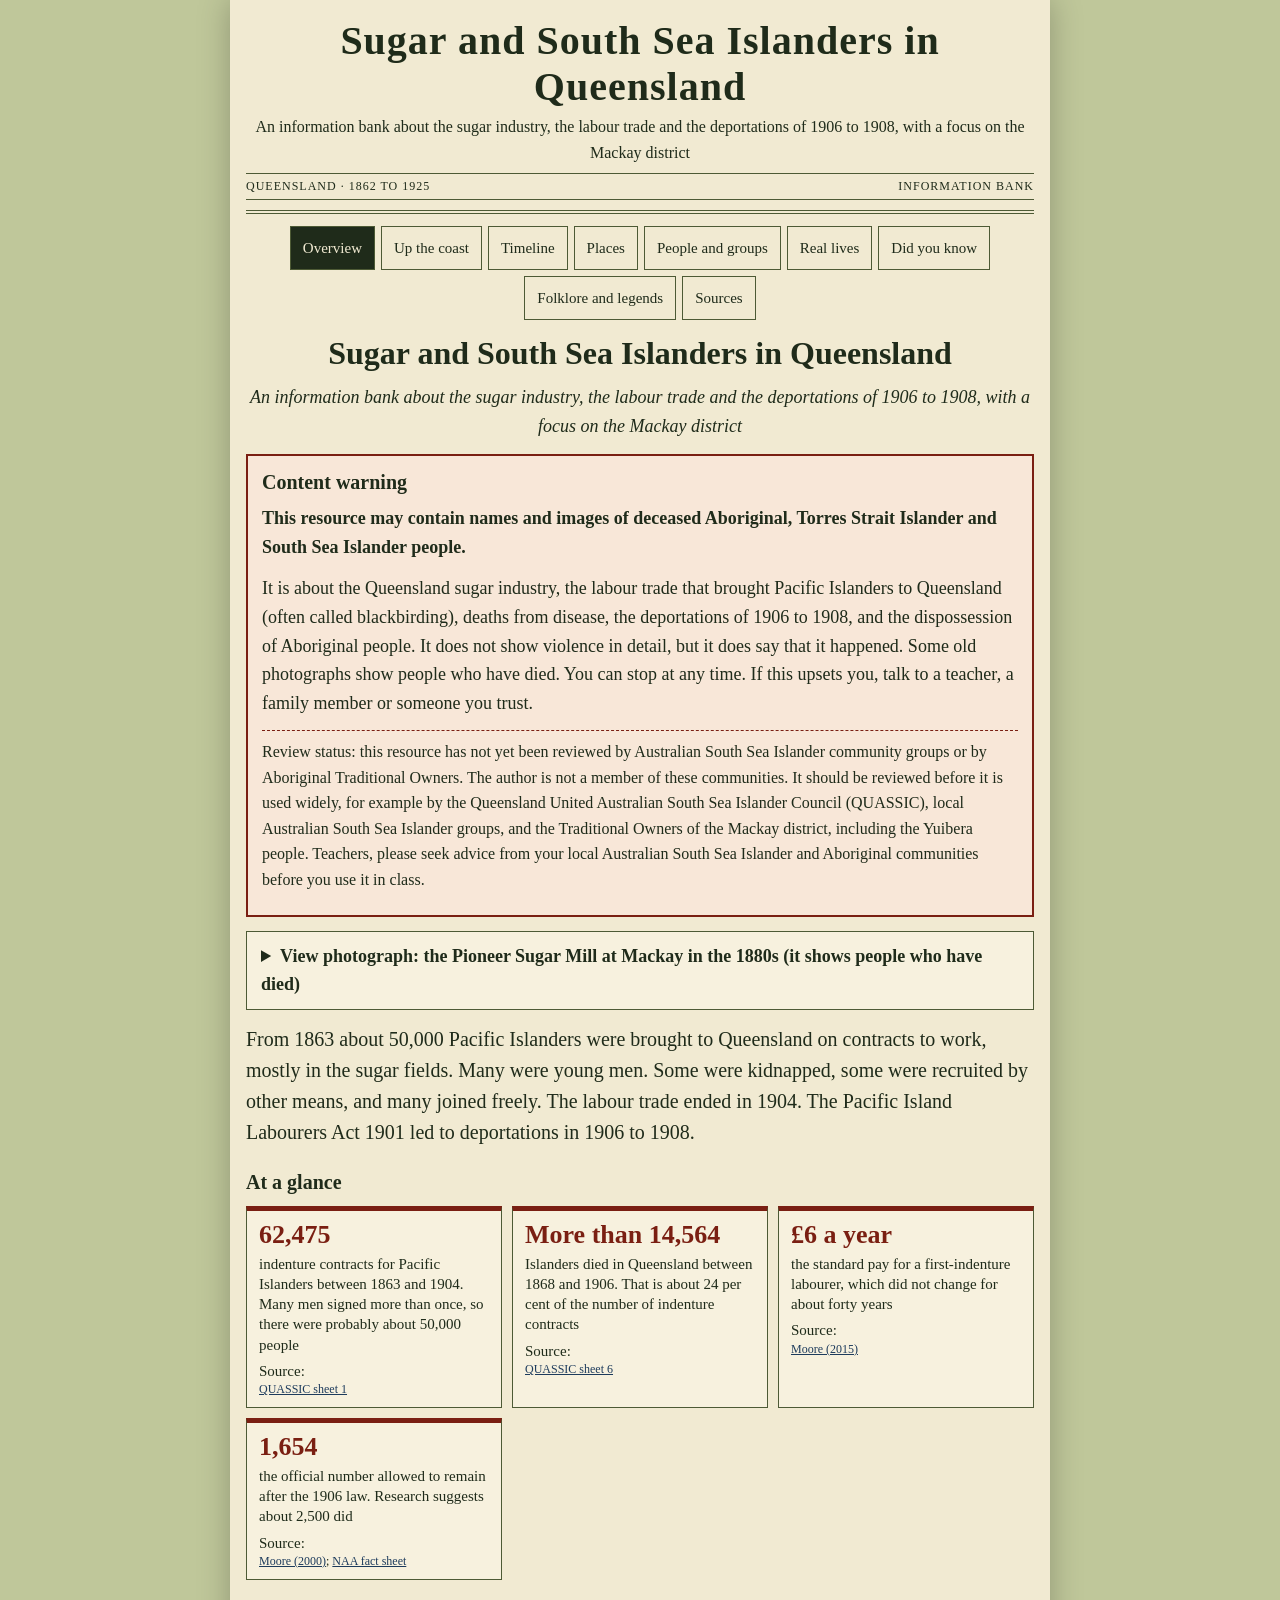
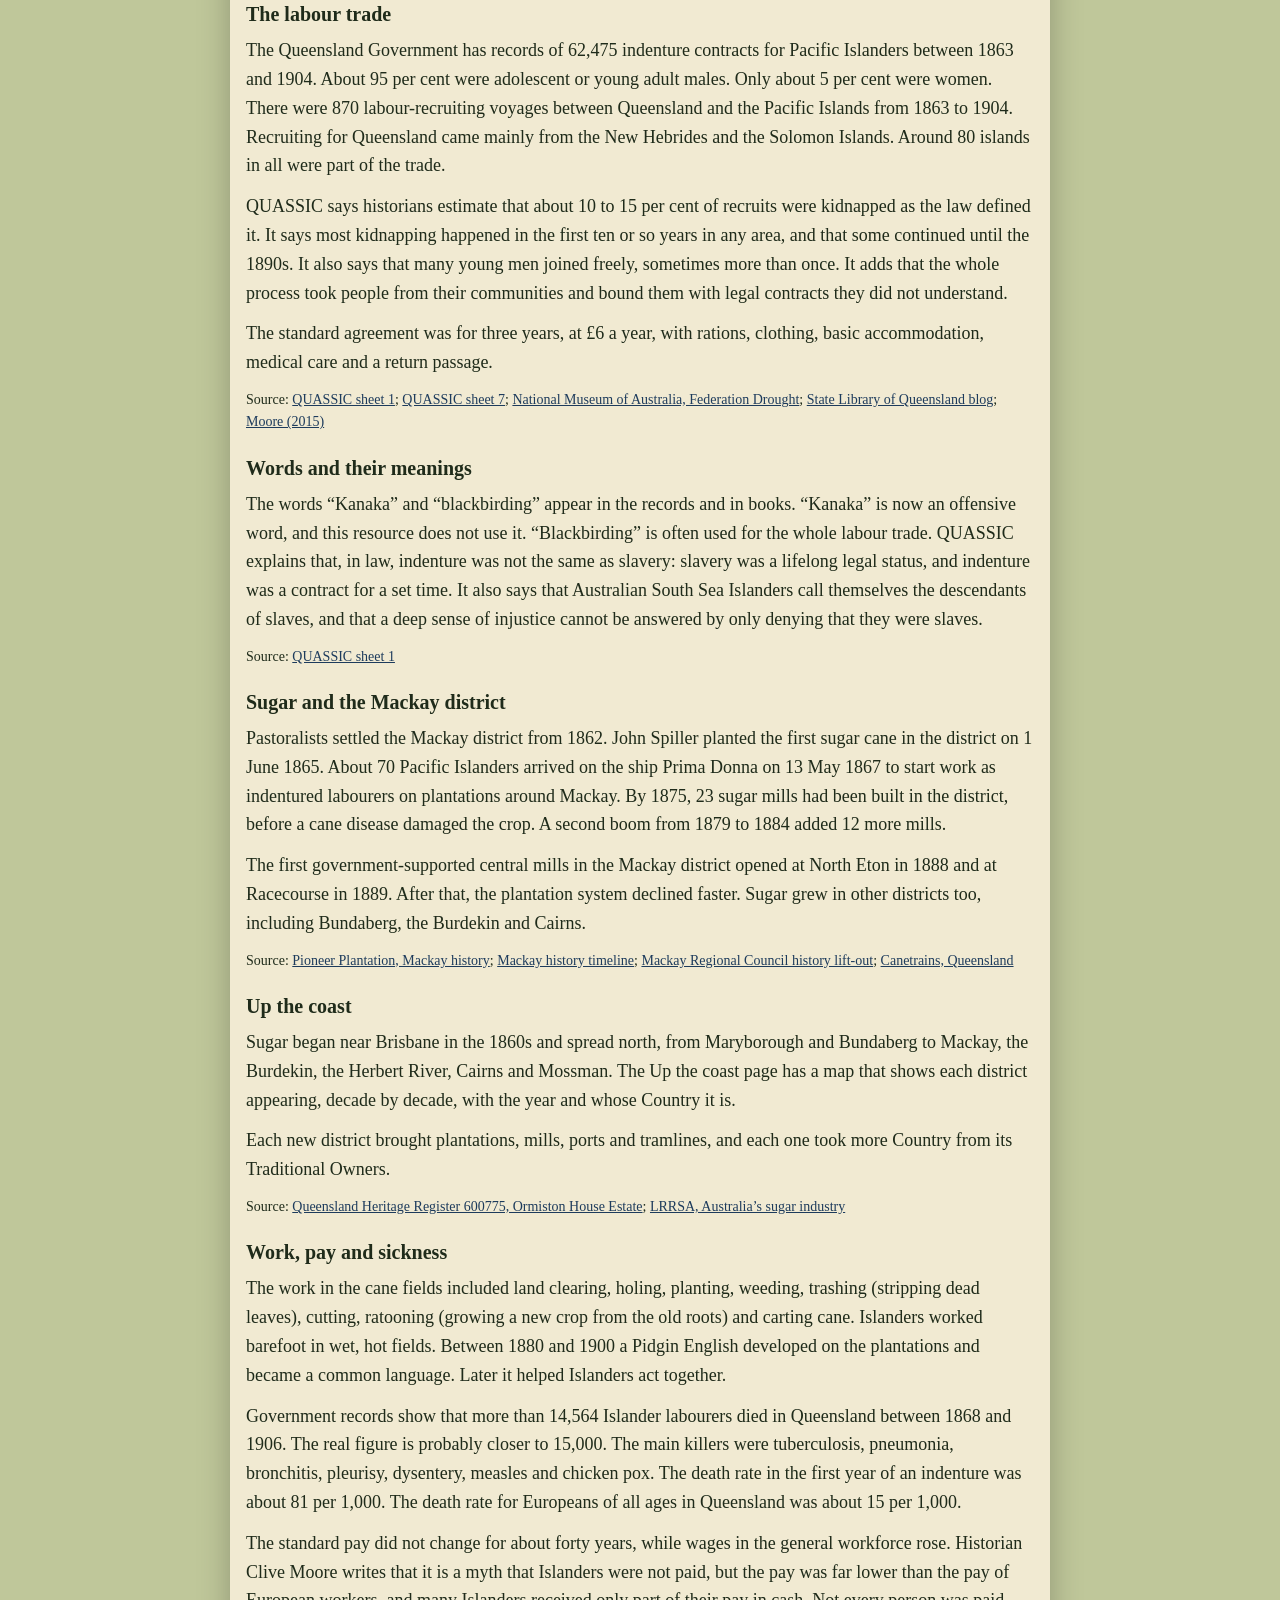
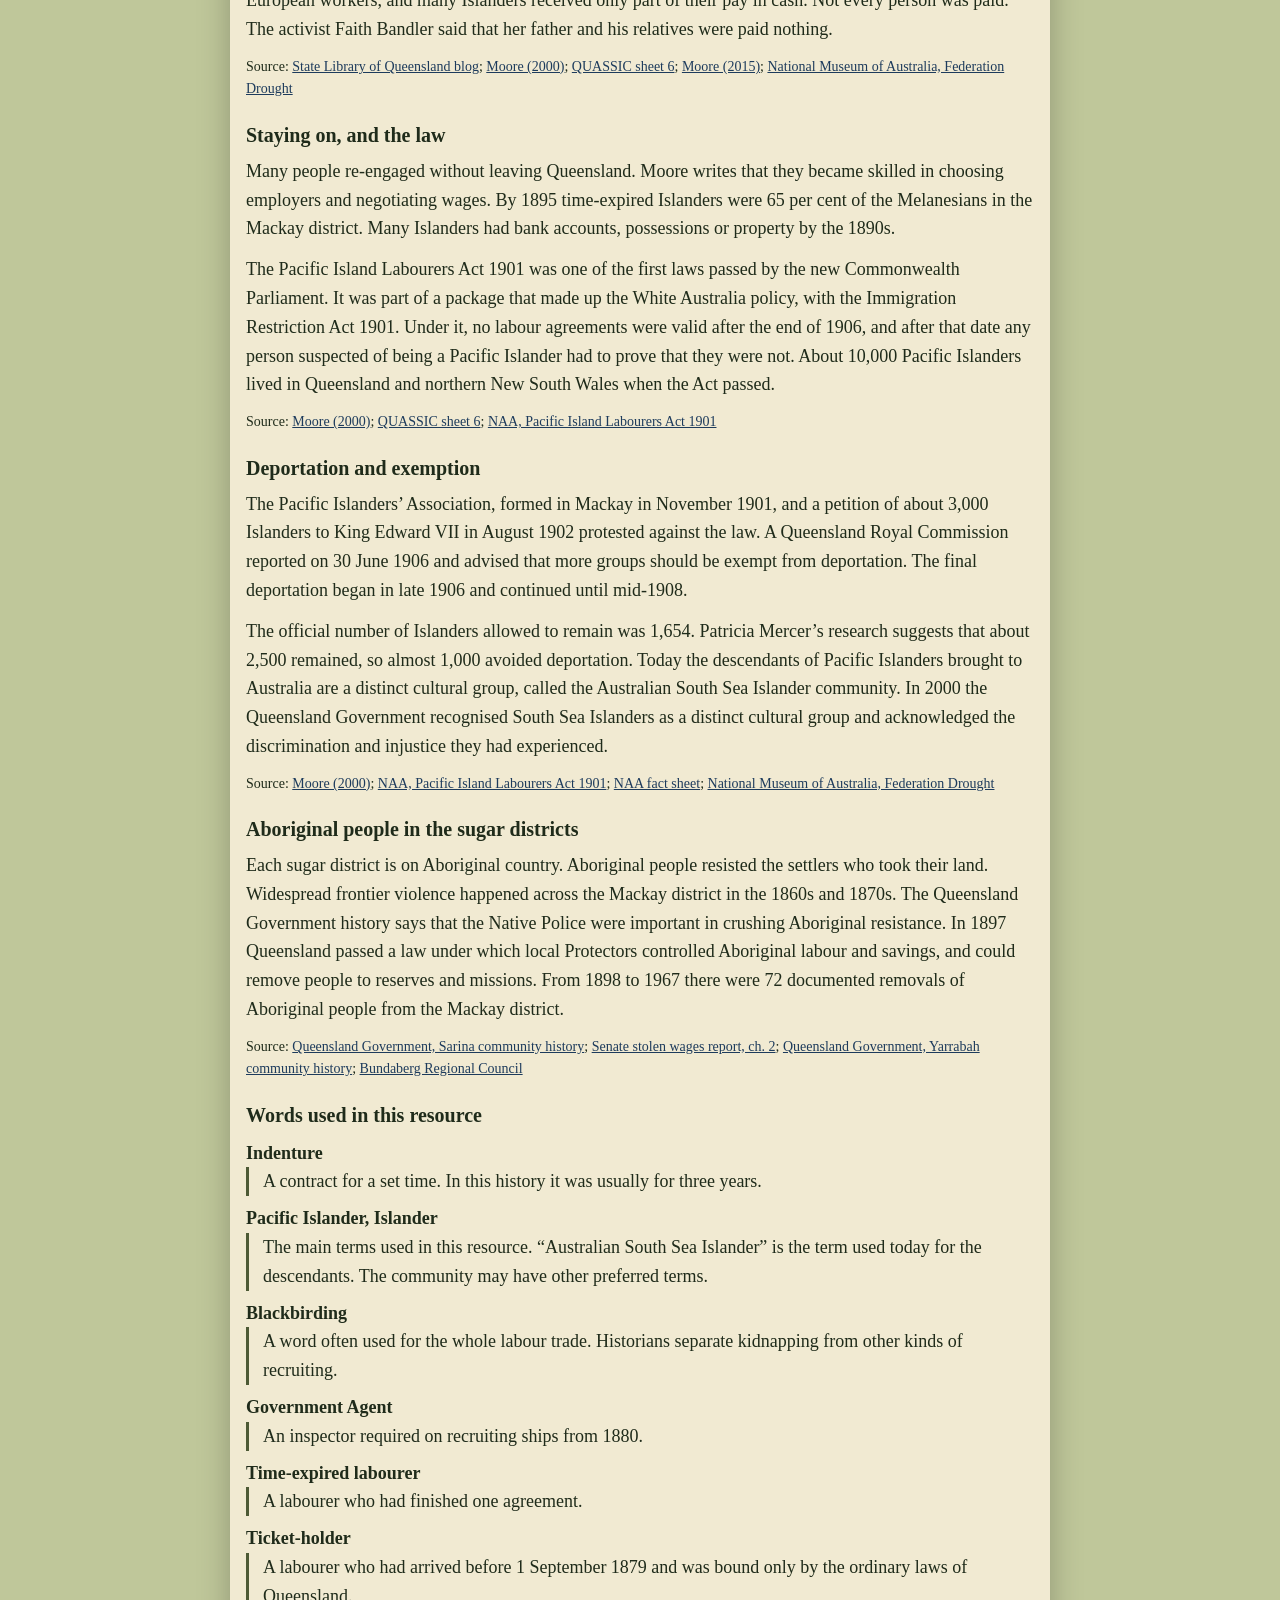
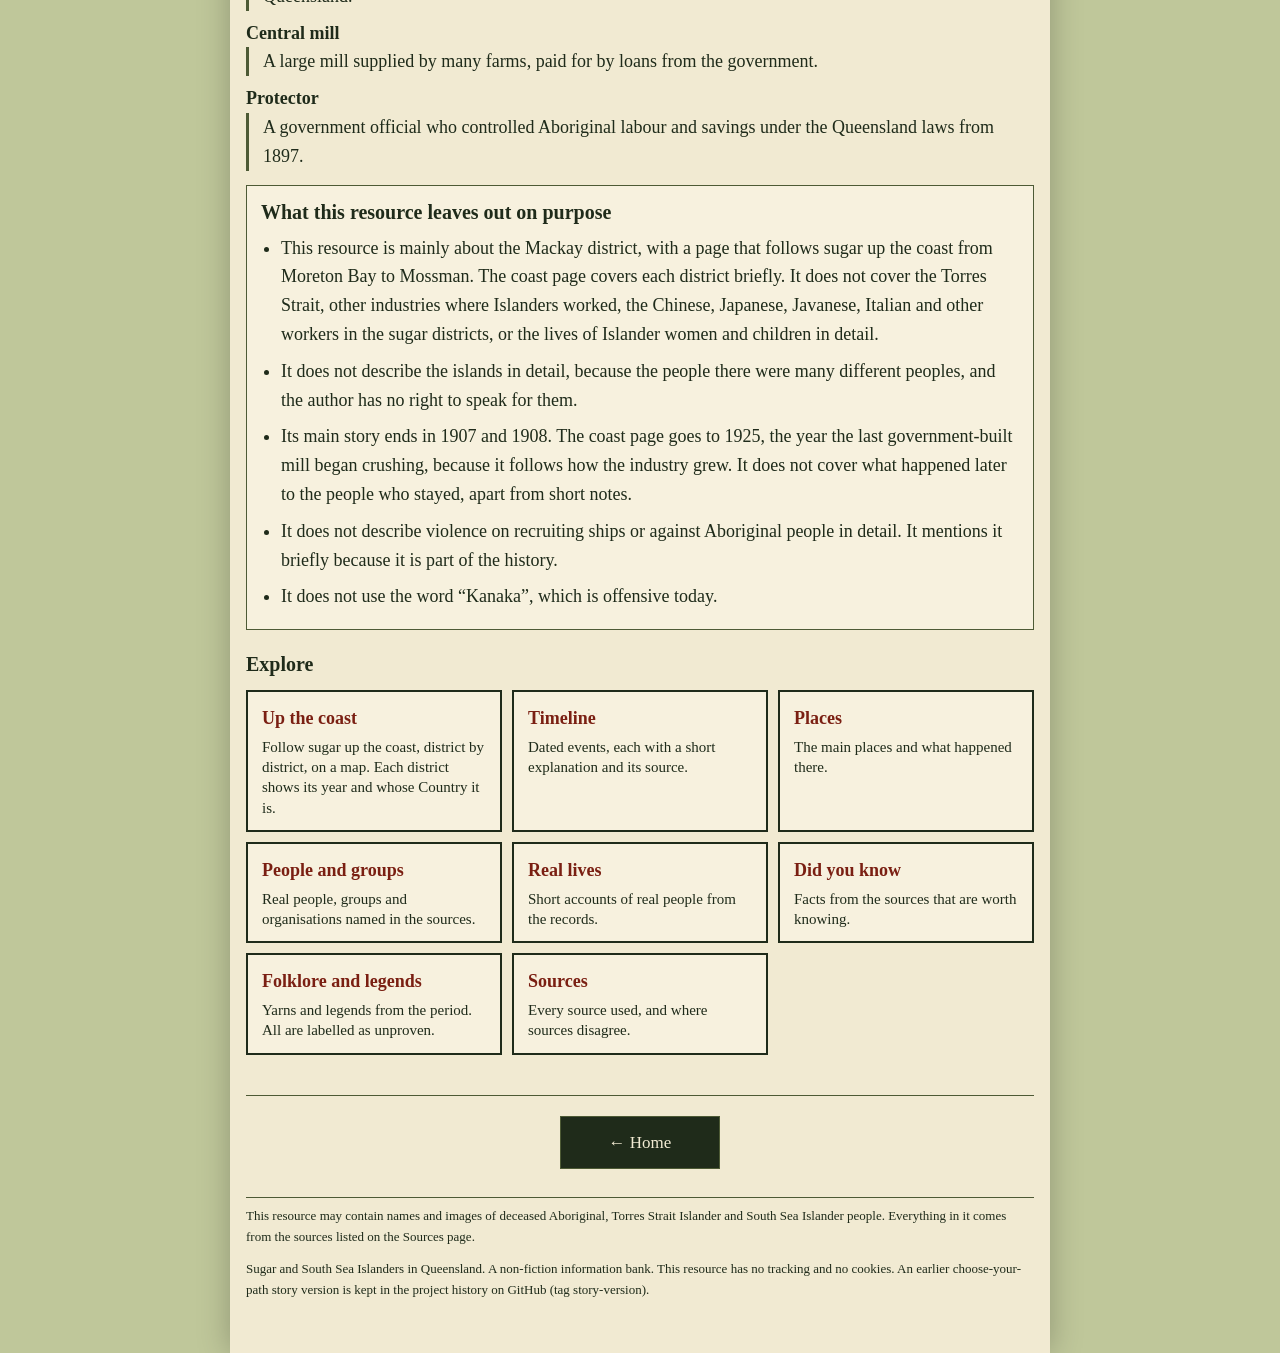
<file: index.html>
<!doctype html>
<html lang="en-AU"><head><meta charset="utf-8">
<meta name="viewport" content="width=device-width,initial-scale=1">
<title>Sugar and South Sea Islanders in Queensland</title>
<meta name="description" content="A non-fiction information bank about the Queensland sugar industry, South Sea Islander labour, the Pacific Island Labourers Act 1901 and the deportations of 1906 to 1908. Overview, timeline, places, people, real lives and sources. It also follows the sugar industry up the Queensland coast, district by district, on an interactive map.">
<meta name="robots" content="noindex, nofollow">
<meta name="theme-color" content="#1f2b1a">
<link rel="icon" href="data:image/svg+xml,%3Csvg xmlns='http://www.w3.org/2000/svg' viewBox='0 0 32 32'%3E%3Crect width='32' height='32' fill='%231f2b1a'/%3E%3Cpath d='M6 24 L16 8 L26 24' stroke='%23f1e6cc' stroke-width='3' fill='none'/%3E%3C/svg%3E">
<link rel="stylesheet" href="styles.css">
</head><body>
<a class="skip" href="#main">Skip to the main content</a>
<div class="sheet">
<header>

 <div class="mast">Sugar and South Sea Islanders in Queensland</div>
 <div class="sub">An information bank about the sugar industry, the labour trade and the deportations of 1906 to 1908, with a focus on the Mackay district</div>
 <div class="dateline"><span>Queensland · 1862 to 1925</span><span>Information bank</span></div>
</header>
<nav id="nav" aria-label="Sections"></nav>
<main id="main" tabindex="-1"></main>
<footer id="foot"></footer>
</div>
<noscript><p style="padding:16px;font-family:Georgia,serif">This resource needs JavaScript. Nothing is sent anywhere.</p></noscript>
<script src="data.js"></script>
<script src="app.js"></script>
</body></html>
</file>
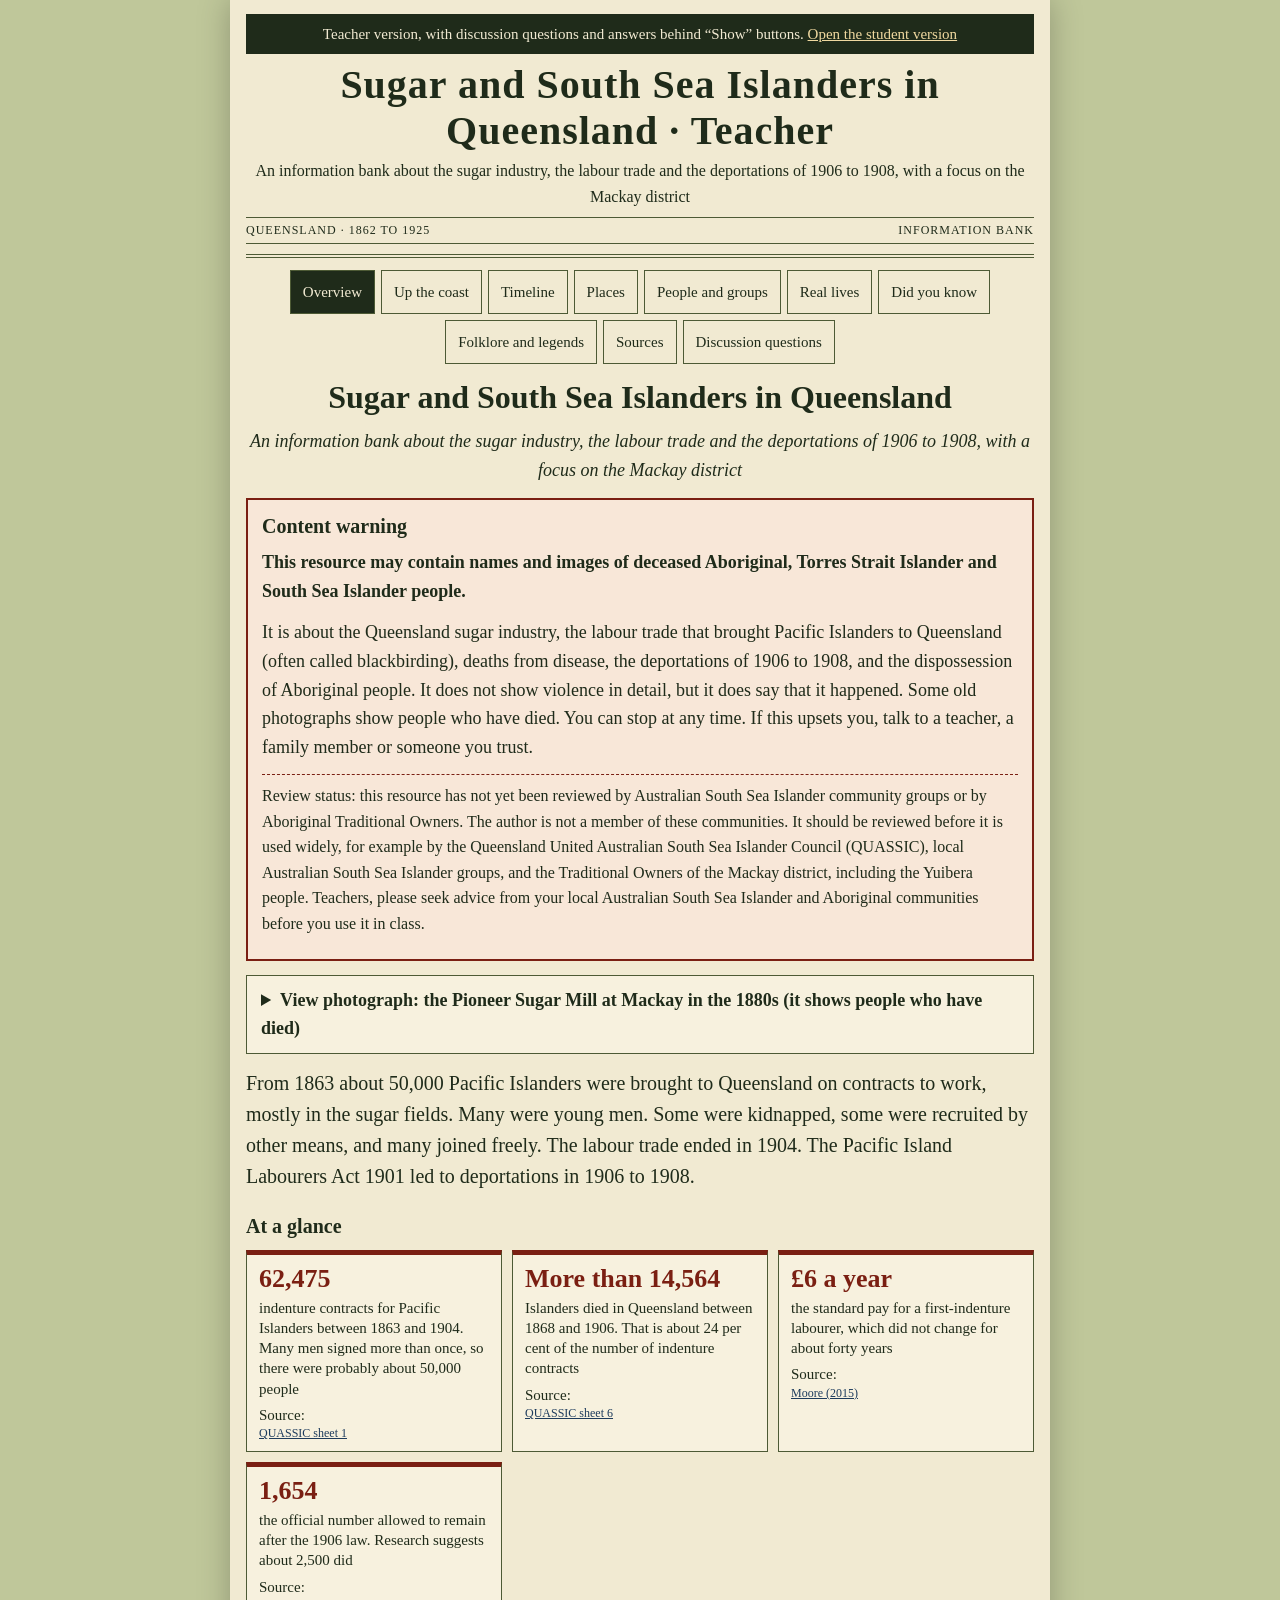
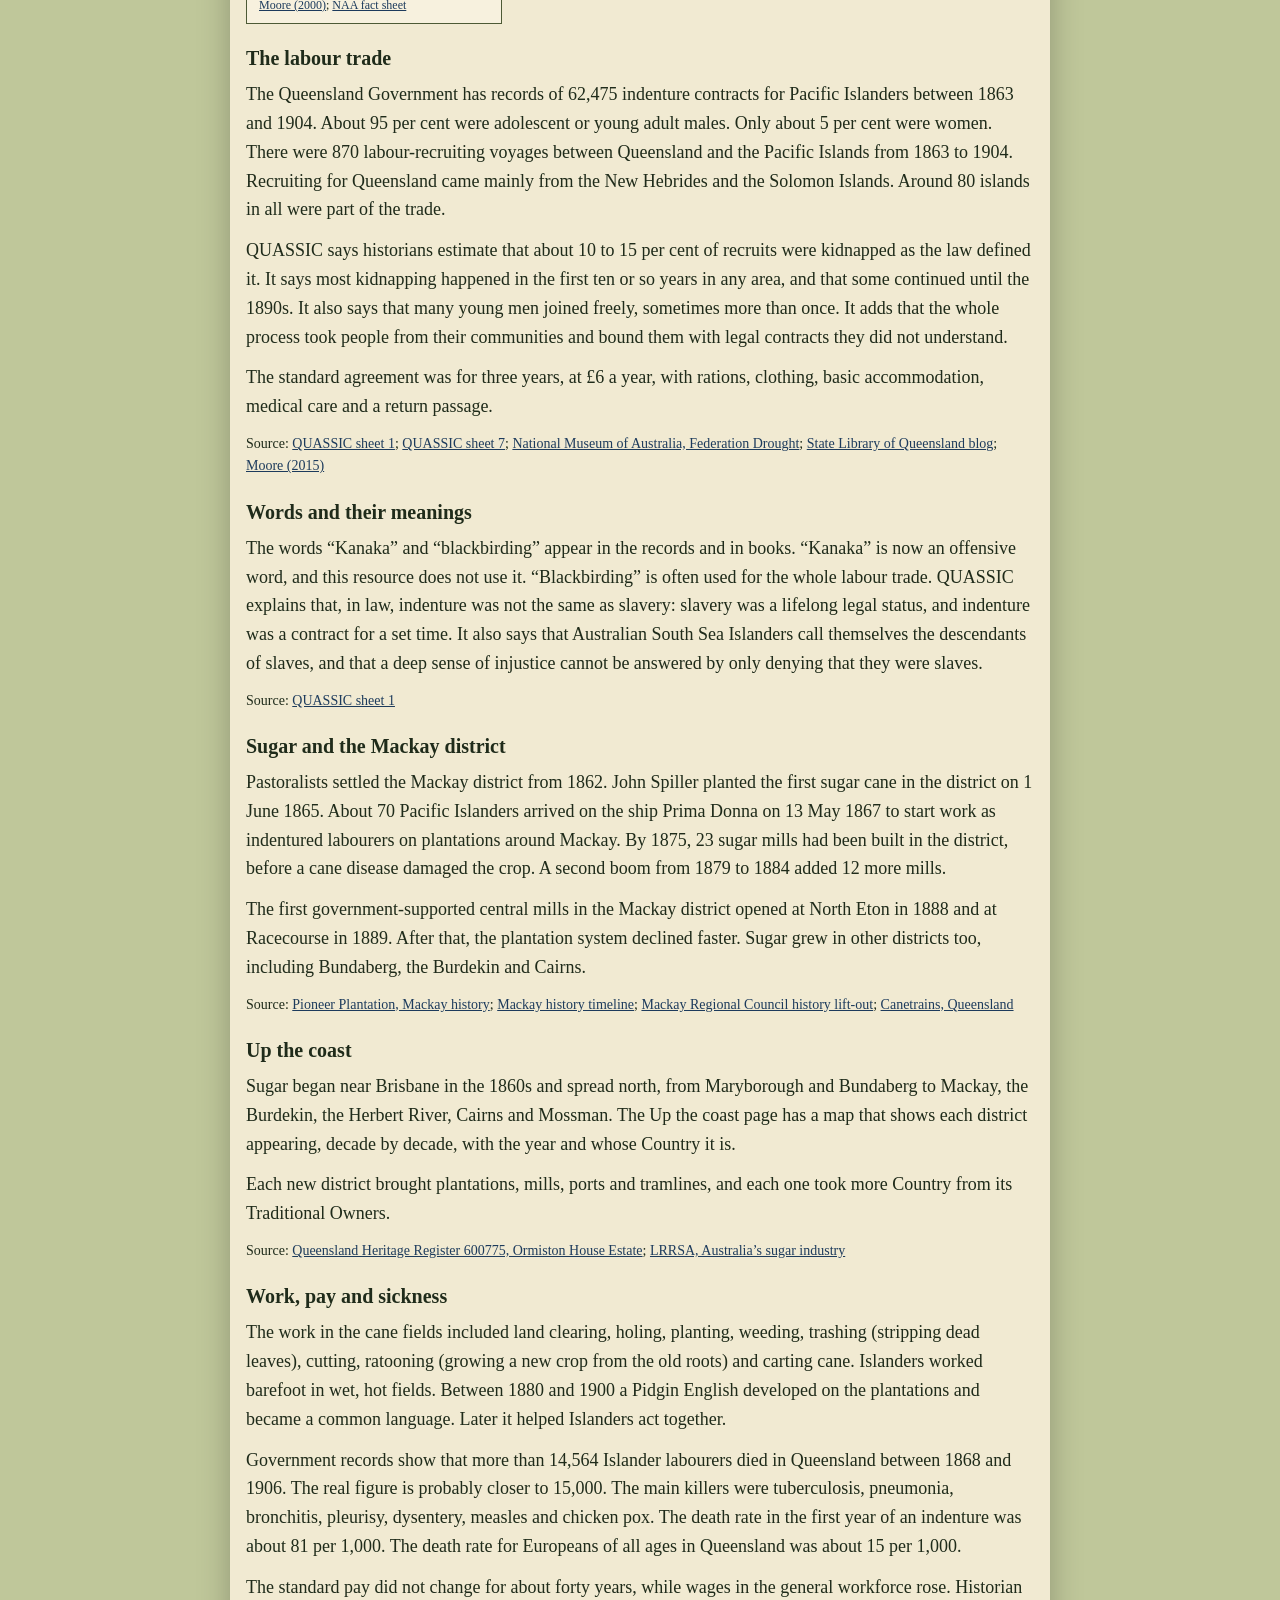
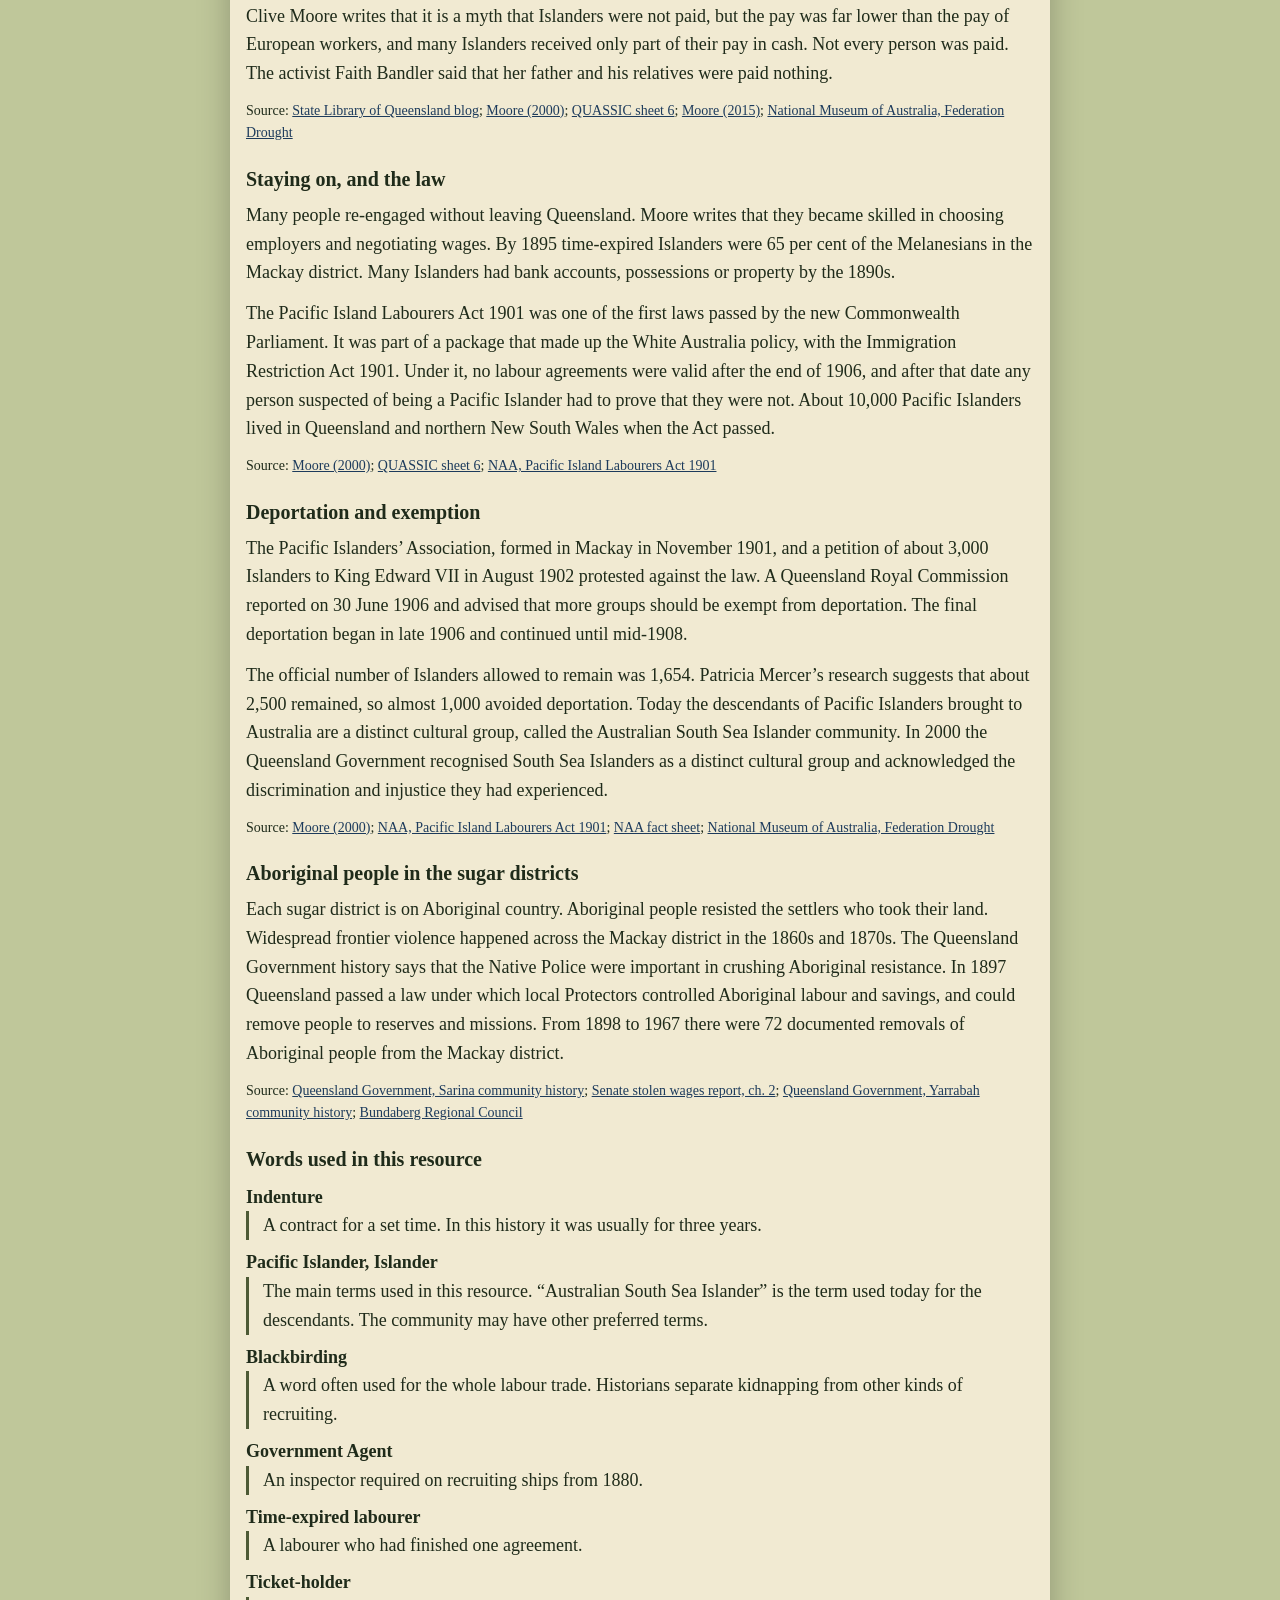
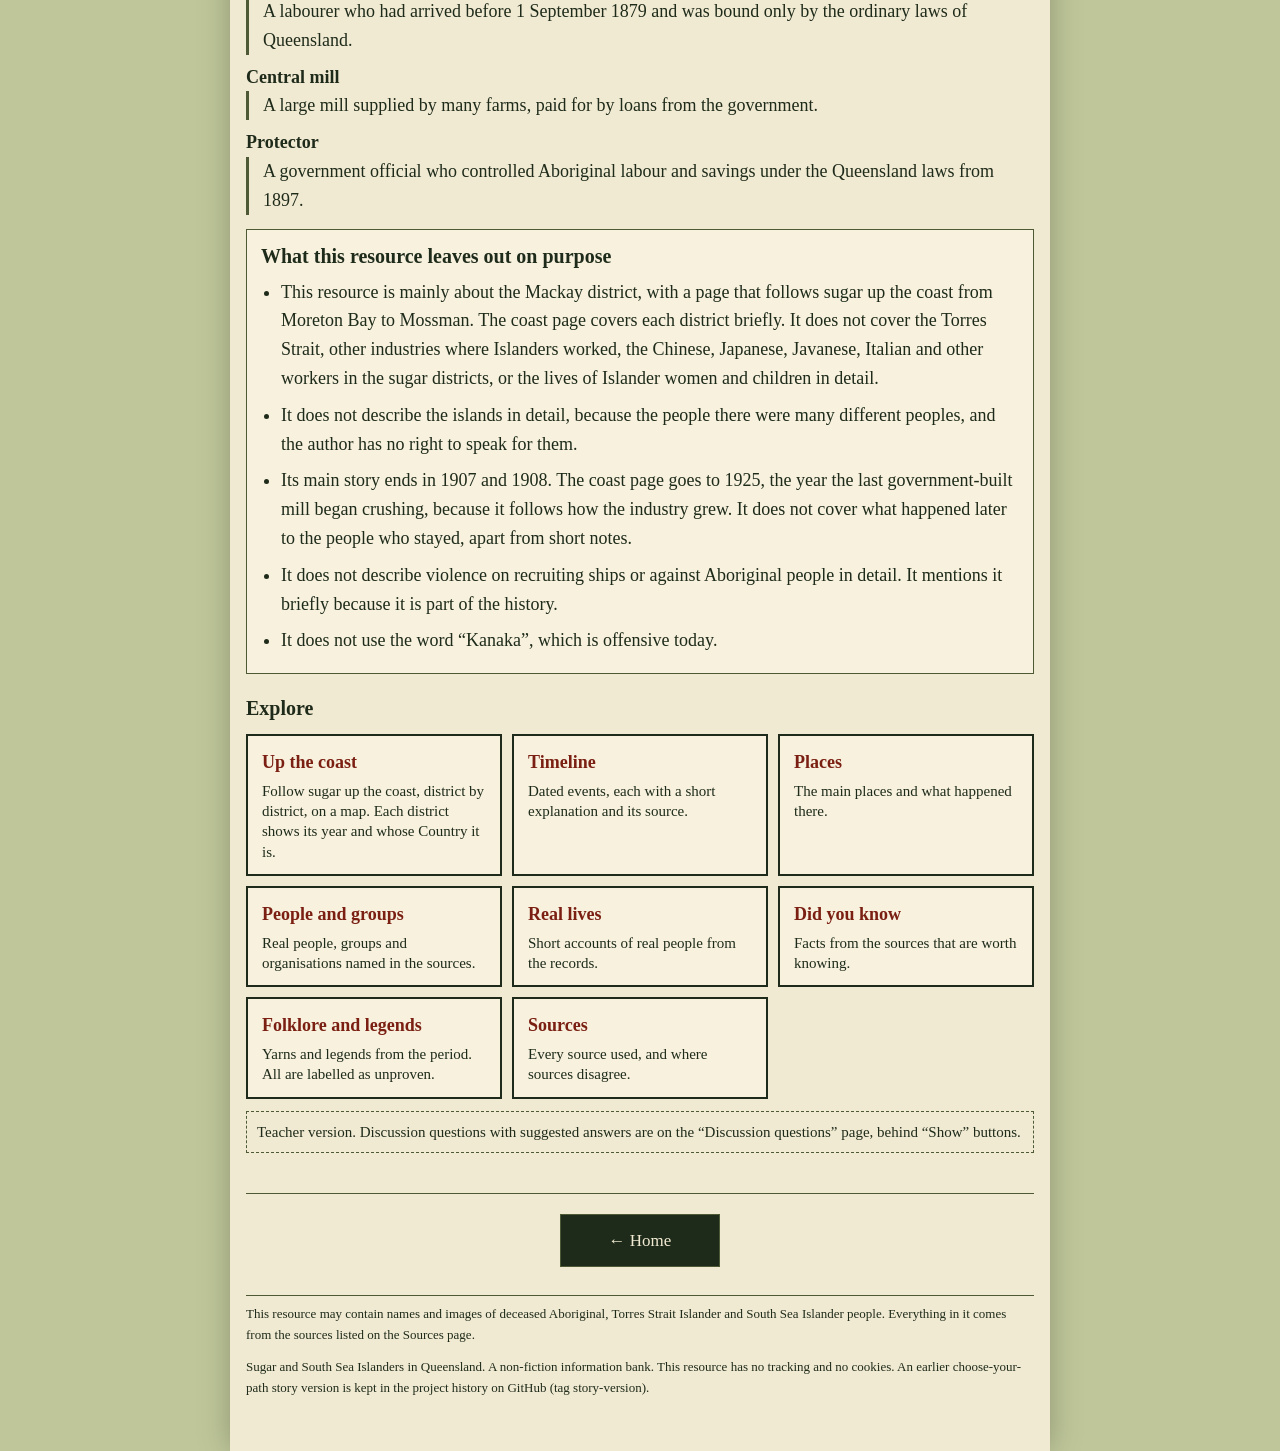
<file: teacher/index.html>
<!doctype html>
<html lang="en-AU"><head><meta charset="utf-8">
<meta name="viewport" content="width=device-width,initial-scale=1">
<title>Sugar and South Sea Islanders in Queensland · Teacher version</title>
<meta name="description" content="A non-fiction information bank about the Queensland sugar industry, South Sea Islander labour, the Pacific Island Labourers Act 1901 and the deportations of 1906 to 1908. Overview, timeline, places, people, real lives and sources. It also follows the sugar industry up the Queensland coast, district by district, on an interactive map.">
<meta name="robots" content="noindex, nofollow">
<meta name="theme-color" content="#1f2b1a">
<link rel="icon" href="data:image/svg+xml,%3Csvg xmlns='http://www.w3.org/2000/svg' viewBox='0 0 32 32'%3E%3Crect width='32' height='32' fill='%231f2b1a'/%3E%3Cpath d='M6 24 L16 8 L26 24' stroke='%23f1e6cc' stroke-width='3' fill='none'/%3E%3C/svg%3E">
<link rel="stylesheet" href="styles.css">
</head><body>
<a class="skip" href="#main">Skip to the main content</a>
<div class="sheet">
<header>
<p class="tbanner">Teacher version, with discussion questions and answers behind “Show” buttons. <a href="../">Open the student version</a></p>
 <div class="mast">Sugar and South Sea Islanders in Queensland · Teacher</div>
 <div class="sub">An information bank about the sugar industry, the labour trade and the deportations of 1906 to 1908, with a focus on the Mackay district</div>
 <div class="dateline"><span>Queensland · 1862 to 1925</span><span>Information bank</span></div>
</header>
<nav id="nav" aria-label="Sections"></nav>
<main id="main" tabindex="-1"></main>
<footer id="foot"></footer>
</div>
<noscript><p style="padding:16px;font-family:Georgia,serif">This resource needs JavaScript. Nothing is sent anywhere.</p></noscript>
<script src="data.js"></script>
<script src="app.js"></script>
</body></html>
</file>
<file: styles.css>
:root{--paper:#f1ead2;--ink:#1f2b1a;--rule:#4d5a35;--red:#7a1f12;--soft:#f7f1de;--green:#1f4a2c;--blue:#1d3b5c;--earth:#8a4b24}
*{box-sizing:border-box}
html{-webkit-text-size-adjust:100%}
body{margin:0;background:#bfc79a;color:var(--ink);font-family:Georgia,"Times New Roman",serif;font-size:18px;line-height:1.6}
.skip{position:absolute;left:-999px;top:0;background:var(--ink);color:var(--paper);padding:10px 14px;z-index:10}
.skip:focus{left:8px;top:8px}
.sheet{max-width:820px;margin:0 auto;background:var(--paper);padding:14px 16px 40px;min-height:100vh;box-shadow:0 0 30px rgba(0,0,0,.25)}
header{text-align:center;border-bottom:4px double var(--rule);padding-bottom:10px}
.mast{font-weight:bold;font-size:clamp(24px,6.5vw,40px);letter-spacing:1px;margin:4px 0;line-height:1.15}
.sub{font-size:16px}
.dateline{display:flex;justify-content:space-between;gap:8px;flex-wrap:wrap;font-size:12px;text-transform:uppercase;letter-spacing:1px;border-top:1px solid var(--rule);border-bottom:1px solid var(--rule);padding:3px 0;margin-top:8px}
.tbanner{background:var(--ink);color:var(--paper);margin:0 0 8px;padding:6px 10px;font-size:14px}
.tbanner a{color:#ffd9a8}
nav{display:flex;flex-wrap:wrap;gap:6px;margin:12px 0;justify-content:center}
nav a,.btn{display:inline-flex;align-items:center;justify-content:center;font:inherit;font-size:15px;padding:8px 12px;min-height:44px;background:var(--paper);color:var(--ink);border:1px solid var(--rule);cursor:pointer;text-decoration:none;text-align:center}
nav a[aria-current="page"]{background:var(--ink);color:var(--paper)}
.btn.dark{background:var(--ink);color:var(--paper)}
.btn.big{font-size:17px;padding:12px 16px}
.btn.small{font-size:14px}
:focus-visible{outline:3px solid var(--red);outline-offset:2px}
main:focus,h1:focus{outline:none}
h1{font-size:clamp(24px,6vw,32px);text-align:center;margin:14px 0 10px;line-height:1.2}
h2{font-size:20px;margin:18px 0 6px}
h3{font-size:17px;margin:12px 0 4px}
p{margin:0 0 12px}
.lead{text-align:center;font-style:italic}
.kind{font-family:"Courier New",monospace;text-transform:uppercase;letter-spacing:1px;font-size:14px;color:var(--red);text-align:center;margin:0 0 8px}
.strong{font-weight:bold}
.care{border:2px solid var(--red);background:#f8e7d8;padding:10px 14px;margin:14px 0}
.care h2{margin-top:0}
.panel{border:1px solid var(--rule);padding:10px 14px;margin:14px 0;background:var(--soft)}
.panel h2{margin-top:0}
.panel.real{border-left:6px solid var(--green)}
.panel.made{border-left:6px dashed var(--red)}
.panel.check{border-left:6px solid var(--blue)}
.panel.summary{border-left:6px solid var(--earth)}
.panel.teacher{border-left:6px double var(--blue);background:#e6edf4}
.panel ul{margin:6px 0 0;padding-left:20px}
.panel li{margin-bottom:8px}
details summary{cursor:pointer;font-weight:bold;min-height:32px}
.badge{display:inline-block;font-size:11px;font-weight:bold;letter-spacing:1px;text-transform:uppercase;padding:1px 7px;margin:0 6px 2px 0;border:1.5px solid;vertical-align:middle}
.b-real{color:var(--green);border-color:var(--green);background:#e4eddc}
.srcs{display:block;font-size:14px;margin-top:2px}
.srcs a,.sourcelist a{color:var(--blue);overflow-wrap:anywhere}
.choices{list-style:none;margin:6px 0;padding:0}
.sc{display:block;width:100%;text-align:left;font:inherit;background:#fffaf0;color:var(--ink);border:2px solid var(--rule);padding:12px 14px;margin:8px 0;cursor:pointer;min-height:48px}
.sc:hover{background:#f6e7c9;border-color:var(--red)}
.actions{display:flex;flex-wrap:wrap;gap:8px;margin:16px 0}
.small{font-size:14px}
.note{font-size:15px;border:1px dashed var(--rule);padding:8px 10px;margin:12px 0}
.sr{position:absolute;left:-9999px}
.trail li{margin-bottom:4px}
.qs li{margin-bottom:14px}
.tgroup{margin:8px 0}
.tbox{border:1px dashed var(--rule);background:#fffaf0;padding:8px 12px;margin-top:6px}
.sourcelist li{margin-bottom:10px;font-size:15px}
figure{margin:10px 0}
figure img{max-width:100%;height:auto;border:1px solid var(--rule)}
figcaption{font-size:14px}
footer{margin-top:28px;border-top:1px solid var(--rule);padding-top:8px;font-size:13px}
@media print{nav,.actions,.skip,.sc{display:none}.sheet{box-shadow:none}details{display:block}}

/* ---- Information bank additions (all four apps) ---- */
.sr{position:absolute;left:-9999px;width:1px;height:1px;overflow:hidden}
.tbanner{background:var(--ink);color:var(--paper);margin:0 0 8px;padding:8px 10px;font-size:15px}
.tbanner a{color:#f0d9a0}
.lead{max-width:44em;margin:0 auto 14px;text-align:center;font-style:italic}
.bigpara{font-size:20px;line-height:1.55;max-width:44em;margin:14px auto}
.strong{font-weight:bold}
.care .review{border-top:1px dashed var(--red);padding-top:8px;margin-top:8px;font-size:16px}
.glance{display:grid;grid-template-columns:repeat(auto-fit,minmax(190px,1fr));gap:10px;margin:8px 0 14px}
.stat{border:1px solid var(--rule);background:var(--soft);padding:10px 12px;border-top:5px solid var(--red)}
.stat b{display:block;font-size:26px;line-height:1.1;color:var(--red);font-family:Georgia,serif}
.stat span{display:block;font-size:15px;line-height:1.35;margin-top:4px}
.stat .srcs{display:block;margin-top:6px;font-size:12px}
.tiles{display:grid;grid-template-columns:repeat(auto-fit,minmax(200px,1fr));gap:10px;margin:10px 0}
.tile{display:block;border:2px solid var(--ink);background:var(--soft);color:var(--ink);text-decoration:none;padding:12px 14px;min-height:88px}
.tile b{display:block;font-size:18px;margin-bottom:4px;color:var(--red)}
.tile span{font-size:15px;line-height:1.35;display:block}
.tile:hover{background:var(--paper)}
.words{margin:6px 0 14px}
.words dt{font-weight:bold;margin-top:8px}
.words dd{margin:0 0 4px 0;padding-left:14px;border-left:3px solid var(--rule)}
.srcline{margin:2px 0 10px}
.srcs{font-size:14px}
.snote{font-size:14px;color:#4a3d2b}
.tl{list-style:none;margin:14px 0;padding:0 0 0 0;position:relative}
.tl:before{content:"";position:absolute;left:112px;top:6px;bottom:6px;width:3px;background:var(--rule);opacity:.55}
.tl li{display:grid;grid-template-columns:100px 1fr;gap:24px;margin:0 0 14px;position:relative}
.tl li:before{content:"";position:absolute;left:106px;top:9px;width:13px;height:13px;border-radius:50%;background:var(--red);border:2px solid var(--paper);box-shadow:0 0 0 1px var(--rule)}
.tl-date{font-family:"Courier New",Courier,monospace;font-weight:bold;font-size:15px;text-align:right;line-height:1.3;padding-top:3px;overflow-wrap:anywhere}
.tl-body{background:var(--soft);border:1px solid var(--rule);padding:8px 12px}
.tl-body h3{margin:0 0 4px;font-size:18px}
.tl-body p{margin:0 0 6px}
.tl li.flagged .tl-body{border-left:6px solid var(--blue)}
.flag{font-size:15px;border:1px dashed var(--blue);background:#e8eef6;padding:6px 10px}
.b-flag{color:var(--blue);border-color:var(--blue);background:#dfe8f3}
.card{border:1px solid var(--rule);background:var(--soft);padding:10px 16px 6px;margin:16px 0;border-top:5px solid var(--red)}
.card h2{margin-top:2px;border:0;font-size:22px}
.card h3{margin:2px 0 2px;font-size:18px}
.card.small{margin:0;padding:8px 12px 4px}
.cards{display:grid;grid-template-columns:repeat(auto-fit,minmax(290px,1fr));gap:12px;margin:10px 0}
.card .where{text-align:left;margin:0 0 8px}
.life blockquote{margin:10px 0;padding:8px 14px;border-left:6px solid var(--red);background:#fffaf0;font-style:italic}
.life blockquote p{margin:0 0 6px}
.life blockquote footer{font-style:normal;font-size:14px;border:0;margin:0;padding:0;text-align:left}
.viewpic summary,.panel>summary{cursor:pointer;font-weight:bold;min-height:32px}
.know{padding-left:0;list-style:none;counter-reset:k;margin:10px 0}
.know li{counter-increment:k;position:relative;padding:8px 12px 2px 52px;margin:0 0 10px;background:var(--soft);border:1px solid var(--rule);min-height:48px}
.know li:before{content:counter(k);position:absolute;left:10px;top:8px;width:30px;height:30px;line-height:30px;text-align:center;background:var(--red);color:var(--paper);font-weight:bold;font-family:Arial,sans-serif;border-radius:50%}
.know li p{margin:0 0 6px}
.panel.teacher{border-left:6px solid var(--blue);background:#e8eef6}
.tgroup{margin:6px 0 10px}
.qs{padding-left:22px}
.qs>li{margin-bottom:18px}
.tbox{border:1px dashed var(--blue);background:#fffaf0;padding:8px 12px;margin-top:6px}
.sourcelist{font-size:15px;padding-left:20px;overflow-wrap:anywhere}
.sourcelist li{margin-bottom:9px}
@media(max-width:620px){
 .tl:before{left:7px}
 .tl li{grid-template-columns:1fr;gap:2px;padding-left:26px}
 .tl li:before{left:1px;top:6px}
 .tl-date{text-align:left;padding-top:0}
 .bigpara{font-size:18px}
 nav a{font-size:14px;padding:6px 10px;min-height:40px}
}

.homebar{margin:40px 0 8px;padding-top:20px;border-top:1px solid var(--rule);text-align:center}
.homebar .btn{min-width:160px}

/* ---- Folklore and legends section ---- */
.b-folk{color:var(--blue);border:1.5px dashed var(--blue);background:#dfe8f3}
.folkbanner{border:2px dashed var(--blue);background:#e8eef6;padding:10px 14px;margin:14px 0}
.folkbanner h2{margin-top:0;border:0}
.card.folk{border-top:5px dashed var(--blue)}
.folkfrom,.folkknown{margin:10px 0;padding:6px 12px;border-left:6px solid var(--rule);background:#fffaf0}
.folkknown{border-left-color:var(--green)}
.folkfrom h3,.folkknown h3{margin-top:2px}

/* ---- Up the coast: map, controls and district cards ---- */
.coastpanel{border:1px solid var(--rule);background:var(--soft);padding:10px 12px;margin:12px 0}
.coastrow{display:flex;flex-wrap:wrap;gap:8px;align-items:center;margin:4px 0}
.coastsp{flex:1 1 20px}
.viewlabel,.slabel{font-size:15px;font-weight:bold}
.coastrow input[type=range]{flex:1 1 220px;min-width:160px;height:36px;accent-color:var(--red)}
.declabel{font-weight:bold;min-width:9em;color:var(--red)}
.coastlive{font-size:15px;margin:6px 0 0}
.btn:disabled{opacity:.45;cursor:default}
.btn[aria-pressed="true"]{background:var(--ink);color:var(--paper)}
.coastmap{border:1px solid var(--rule);background:#dbe7e3;margin:10px 0}
.coastmap[hidden]{display:none}
.coastsvg{display:block;width:100%;height:auto;max-height:90vh}
.coastsvg .maplab{font:italic 20px Georgia,serif;fill:#7d7152}
.coastsvg .maplab.sea{fill:#5d7d86}
.coastsvg .dist{opacity:0;pointer-events:none;transition:opacity .5s;cursor:pointer}
.coastsvg .dist.on{opacity:1;pointer-events:auto}
.coastsvg .lead{stroke:#4d5a35;stroke-width:1.4;fill:none}
.coastsvg .dot{fill:#1f4a2c;stroke:#f7f1de;stroke-width:2.5}
.coastsvg .chip{fill:#f7f1de;stroke:#4d5a35;stroke-width:1.4}
.coastsvg .chipyear{font:bold 16px Georgia,serif;fill:#7a1f12}
.coastsvg .chipname{font:14px Georgia,serif;fill:#1f2b1a}
.coastsvg .dist.new .dot{fill:#7a1f12}
.coastsvg .dist.new .chip{fill:#fbe9d2;stroke:#7a1f12;stroke-width:2.2}
.coastsvg .dist.sel .chip{stroke:#1d3b5c;stroke-width:3.2}
.coastsvg .dist:focus{outline:none}
.coastsvg .dist:focus-visible .chip{stroke:#1d3b5c;stroke-width:4}
.coastdetail{border-top:1px solid var(--rule);background:var(--soft);padding:8px 14px 10px;min-height:70px}
.coastdetail h3{margin:2px 0 4px}
.coastdetail p{margin:0 0 8px}
.mapline{font-size:19px;max-width:44em;margin:12px auto;text-align:center;border-left:6px solid var(--red);padding:6px 12px;background:#fffaf0}
.dcard{border:1px solid var(--rule);background:var(--soft);margin:10px 0;padding:0 14px 8px;border-left:6px solid var(--green)}
.dcard[hidden]{display:none}
.dcard>summary{cursor:pointer;display:grid;grid-template-columns:4.2em 1fr;column-gap:8px;padding:10px 0 6px;font-weight:bold;min-height:44px}
.dcard .dyear{grid-row:1/3;color:var(--red);font-size:22px;font-family:Georgia,serif}
.dcard .dname{font-size:18px}
.dcard .dcountry{font-weight:normal;font-size:15px}
.dcard .dnote{font-style:italic}
.dcard h3{margin:14px 0 4px;border-bottom:1px solid var(--rule);padding-bottom:2px}
.dcard .flag{margin:8px 0}
@media(max-width:620px){
 .coastsvg .chipname{display:none}
 .coastrow .btn{flex:1 1 40%}
 .dcard{padding:0 10px 8px}
}
@media(max-width:620px){
 .coastsvg .chip{width:58px}
 .coastsvg .chipyear{font-size:18px}
}
</file>
<file: teacher/styles.css>
:root{--paper:#f1ead2;--ink:#1f2b1a;--rule:#4d5a35;--red:#7a1f12;--soft:#f7f1de;--green:#1f4a2c;--blue:#1d3b5c;--earth:#8a4b24}
*{box-sizing:border-box}
html{-webkit-text-size-adjust:100%}
body{margin:0;background:#bfc79a;color:var(--ink);font-family:Georgia,"Times New Roman",serif;font-size:18px;line-height:1.6}
.skip{position:absolute;left:-999px;top:0;background:var(--ink);color:var(--paper);padding:10px 14px;z-index:10}
.skip:focus{left:8px;top:8px}
.sheet{max-width:820px;margin:0 auto;background:var(--paper);padding:14px 16px 40px;min-height:100vh;box-shadow:0 0 30px rgba(0,0,0,.25)}
header{text-align:center;border-bottom:4px double var(--rule);padding-bottom:10px}
.mast{font-weight:bold;font-size:clamp(24px,6.5vw,40px);letter-spacing:1px;margin:4px 0;line-height:1.15}
.sub{font-size:16px}
.dateline{display:flex;justify-content:space-between;gap:8px;flex-wrap:wrap;font-size:12px;text-transform:uppercase;letter-spacing:1px;border-top:1px solid var(--rule);border-bottom:1px solid var(--rule);padding:3px 0;margin-top:8px}
.tbanner{background:var(--ink);color:var(--paper);margin:0 0 8px;padding:6px 10px;font-size:14px}
.tbanner a{color:#ffd9a8}
nav{display:flex;flex-wrap:wrap;gap:6px;margin:12px 0;justify-content:center}
nav a,.btn{display:inline-flex;align-items:center;justify-content:center;font:inherit;font-size:15px;padding:8px 12px;min-height:44px;background:var(--paper);color:var(--ink);border:1px solid var(--rule);cursor:pointer;text-decoration:none;text-align:center}
nav a[aria-current="page"]{background:var(--ink);color:var(--paper)}
.btn.dark{background:var(--ink);color:var(--paper)}
.btn.big{font-size:17px;padding:12px 16px}
.btn.small{font-size:14px}
:focus-visible{outline:3px solid var(--red);outline-offset:2px}
main:focus,h1:focus{outline:none}
h1{font-size:clamp(24px,6vw,32px);text-align:center;margin:14px 0 10px;line-height:1.2}
h2{font-size:20px;margin:18px 0 6px}
h3{font-size:17px;margin:12px 0 4px}
p{margin:0 0 12px}
.lead{text-align:center;font-style:italic}
.kind{font-family:"Courier New",monospace;text-transform:uppercase;letter-spacing:1px;font-size:14px;color:var(--red);text-align:center;margin:0 0 8px}
.strong{font-weight:bold}
.care{border:2px solid var(--red);background:#f8e7d8;padding:10px 14px;margin:14px 0}
.care h2{margin-top:0}
.panel{border:1px solid var(--rule);padding:10px 14px;margin:14px 0;background:var(--soft)}
.panel h2{margin-top:0}
.panel.real{border-left:6px solid var(--green)}
.panel.made{border-left:6px dashed var(--red)}
.panel.check{border-left:6px solid var(--blue)}
.panel.summary{border-left:6px solid var(--earth)}
.panel.teacher{border-left:6px double var(--blue);background:#e6edf4}
.panel ul{margin:6px 0 0;padding-left:20px}
.panel li{margin-bottom:8px}
details summary{cursor:pointer;font-weight:bold;min-height:32px}
.badge{display:inline-block;font-size:11px;font-weight:bold;letter-spacing:1px;text-transform:uppercase;padding:1px 7px;margin:0 6px 2px 0;border:1.5px solid;vertical-align:middle}
.b-real{color:var(--green);border-color:var(--green);background:#e4eddc}
.srcs{display:block;font-size:14px;margin-top:2px}
.srcs a,.sourcelist a{color:var(--blue);overflow-wrap:anywhere}
.choices{list-style:none;margin:6px 0;padding:0}
.sc{display:block;width:100%;text-align:left;font:inherit;background:#fffaf0;color:var(--ink);border:2px solid var(--rule);padding:12px 14px;margin:8px 0;cursor:pointer;min-height:48px}
.sc:hover{background:#f6e7c9;border-color:var(--red)}
.actions{display:flex;flex-wrap:wrap;gap:8px;margin:16px 0}
.small{font-size:14px}
.note{font-size:15px;border:1px dashed var(--rule);padding:8px 10px;margin:12px 0}
.sr{position:absolute;left:-9999px}
.trail li{margin-bottom:4px}
.qs li{margin-bottom:14px}
.tgroup{margin:8px 0}
.tbox{border:1px dashed var(--rule);background:#fffaf0;padding:8px 12px;margin-top:6px}
.sourcelist li{margin-bottom:10px;font-size:15px}
figure{margin:10px 0}
figure img{max-width:100%;height:auto;border:1px solid var(--rule)}
figcaption{font-size:14px}
footer{margin-top:28px;border-top:1px solid var(--rule);padding-top:8px;font-size:13px}
@media print{nav,.actions,.skip,.sc{display:none}.sheet{box-shadow:none}details{display:block}}

/* ---- Information bank additions (all four apps) ---- */
.sr{position:absolute;left:-9999px;width:1px;height:1px;overflow:hidden}
.tbanner{background:var(--ink);color:var(--paper);margin:0 0 8px;padding:8px 10px;font-size:15px}
.tbanner a{color:#f0d9a0}
.lead{max-width:44em;margin:0 auto 14px;text-align:center;font-style:italic}
.bigpara{font-size:20px;line-height:1.55;max-width:44em;margin:14px auto}
.strong{font-weight:bold}
.care .review{border-top:1px dashed var(--red);padding-top:8px;margin-top:8px;font-size:16px}
.glance{display:grid;grid-template-columns:repeat(auto-fit,minmax(190px,1fr));gap:10px;margin:8px 0 14px}
.stat{border:1px solid var(--rule);background:var(--soft);padding:10px 12px;border-top:5px solid var(--red)}
.stat b{display:block;font-size:26px;line-height:1.1;color:var(--red);font-family:Georgia,serif}
.stat span{display:block;font-size:15px;line-height:1.35;margin-top:4px}
.stat .srcs{display:block;margin-top:6px;font-size:12px}
.tiles{display:grid;grid-template-columns:repeat(auto-fit,minmax(200px,1fr));gap:10px;margin:10px 0}
.tile{display:block;border:2px solid var(--ink);background:var(--soft);color:var(--ink);text-decoration:none;padding:12px 14px;min-height:88px}
.tile b{display:block;font-size:18px;margin-bottom:4px;color:var(--red)}
.tile span{font-size:15px;line-height:1.35;display:block}
.tile:hover{background:var(--paper)}
.words{margin:6px 0 14px}
.words dt{font-weight:bold;margin-top:8px}
.words dd{margin:0 0 4px 0;padding-left:14px;border-left:3px solid var(--rule)}
.srcline{margin:2px 0 10px}
.srcs{font-size:14px}
.snote{font-size:14px;color:#4a3d2b}
.tl{list-style:none;margin:14px 0;padding:0 0 0 0;position:relative}
.tl:before{content:"";position:absolute;left:112px;top:6px;bottom:6px;width:3px;background:var(--rule);opacity:.55}
.tl li{display:grid;grid-template-columns:100px 1fr;gap:24px;margin:0 0 14px;position:relative}
.tl li:before{content:"";position:absolute;left:106px;top:9px;width:13px;height:13px;border-radius:50%;background:var(--red);border:2px solid var(--paper);box-shadow:0 0 0 1px var(--rule)}
.tl-date{font-family:"Courier New",Courier,monospace;font-weight:bold;font-size:15px;text-align:right;line-height:1.3;padding-top:3px;overflow-wrap:anywhere}
.tl-body{background:var(--soft);border:1px solid var(--rule);padding:8px 12px}
.tl-body h3{margin:0 0 4px;font-size:18px}
.tl-body p{margin:0 0 6px}
.tl li.flagged .tl-body{border-left:6px solid var(--blue)}
.flag{font-size:15px;border:1px dashed var(--blue);background:#e8eef6;padding:6px 10px}
.b-flag{color:var(--blue);border-color:var(--blue);background:#dfe8f3}
.card{border:1px solid var(--rule);background:var(--soft);padding:10px 16px 6px;margin:16px 0;border-top:5px solid var(--red)}
.card h2{margin-top:2px;border:0;font-size:22px}
.card h3{margin:2px 0 2px;font-size:18px}
.card.small{margin:0;padding:8px 12px 4px}
.cards{display:grid;grid-template-columns:repeat(auto-fit,minmax(290px,1fr));gap:12px;margin:10px 0}
.card .where{text-align:left;margin:0 0 8px}
.life blockquote{margin:10px 0;padding:8px 14px;border-left:6px solid var(--red);background:#fffaf0;font-style:italic}
.life blockquote p{margin:0 0 6px}
.life blockquote footer{font-style:normal;font-size:14px;border:0;margin:0;padding:0;text-align:left}
.viewpic summary,.panel>summary{cursor:pointer;font-weight:bold;min-height:32px}
.know{padding-left:0;list-style:none;counter-reset:k;margin:10px 0}
.know li{counter-increment:k;position:relative;padding:8px 12px 2px 52px;margin:0 0 10px;background:var(--soft);border:1px solid var(--rule);min-height:48px}
.know li:before{content:counter(k);position:absolute;left:10px;top:8px;width:30px;height:30px;line-height:30px;text-align:center;background:var(--red);color:var(--paper);font-weight:bold;font-family:Arial,sans-serif;border-radius:50%}
.know li p{margin:0 0 6px}
.panel.teacher{border-left:6px solid var(--blue);background:#e8eef6}
.tgroup{margin:6px 0 10px}
.qs{padding-left:22px}
.qs>li{margin-bottom:18px}
.tbox{border:1px dashed var(--blue);background:#fffaf0;padding:8px 12px;margin-top:6px}
.sourcelist{font-size:15px;padding-left:20px;overflow-wrap:anywhere}
.sourcelist li{margin-bottom:9px}
@media(max-width:620px){
 .tl:before{left:7px}
 .tl li{grid-template-columns:1fr;gap:2px;padding-left:26px}
 .tl li:before{left:1px;top:6px}
 .tl-date{text-align:left;padding-top:0}
 .bigpara{font-size:18px}
 nav a{font-size:14px;padding:6px 10px;min-height:40px}
}

.homebar{margin:40px 0 8px;padding-top:20px;border-top:1px solid var(--rule);text-align:center}
.homebar .btn{min-width:160px}

/* ---- Folklore and legends section ---- */
.b-folk{color:var(--blue);border:1.5px dashed var(--blue);background:#dfe8f3}
.folkbanner{border:2px dashed var(--blue);background:#e8eef6;padding:10px 14px;margin:14px 0}
.folkbanner h2{margin-top:0;border:0}
.card.folk{border-top:5px dashed var(--blue)}
.folkfrom,.folkknown{margin:10px 0;padding:6px 12px;border-left:6px solid var(--rule);background:#fffaf0}
.folkknown{border-left-color:var(--green)}
.folkfrom h3,.folkknown h3{margin-top:2px}

/* ---- Up the coast: map, controls and district cards ---- */
.coastpanel{border:1px solid var(--rule);background:var(--soft);padding:10px 12px;margin:12px 0}
.coastrow{display:flex;flex-wrap:wrap;gap:8px;align-items:center;margin:4px 0}
.coastsp{flex:1 1 20px}
.viewlabel,.slabel{font-size:15px;font-weight:bold}
.coastrow input[type=range]{flex:1 1 220px;min-width:160px;height:36px;accent-color:var(--red)}
.declabel{font-weight:bold;min-width:9em;color:var(--red)}
.coastlive{font-size:15px;margin:6px 0 0}
.btn:disabled{opacity:.45;cursor:default}
.btn[aria-pressed="true"]{background:var(--ink);color:var(--paper)}
.coastmap{border:1px solid var(--rule);background:#dbe7e3;margin:10px 0}
.coastmap[hidden]{display:none}
.coastsvg{display:block;width:100%;height:auto;max-height:90vh}
.coastsvg .maplab{font:italic 20px Georgia,serif;fill:#7d7152}
.coastsvg .maplab.sea{fill:#5d7d86}
.coastsvg .dist{opacity:0;pointer-events:none;transition:opacity .5s;cursor:pointer}
.coastsvg .dist.on{opacity:1;pointer-events:auto}
.coastsvg .lead{stroke:#4d5a35;stroke-width:1.4;fill:none}
.coastsvg .dot{fill:#1f4a2c;stroke:#f7f1de;stroke-width:2.5}
.coastsvg .chip{fill:#f7f1de;stroke:#4d5a35;stroke-width:1.4}
.coastsvg .chipyear{font:bold 16px Georgia,serif;fill:#7a1f12}
.coastsvg .chipname{font:14px Georgia,serif;fill:#1f2b1a}
.coastsvg .dist.new .dot{fill:#7a1f12}
.coastsvg .dist.new .chip{fill:#fbe9d2;stroke:#7a1f12;stroke-width:2.2}
.coastsvg .dist.sel .chip{stroke:#1d3b5c;stroke-width:3.2}
.coastsvg .dist:focus{outline:none}
.coastsvg .dist:focus-visible .chip{stroke:#1d3b5c;stroke-width:4}
.coastdetail{border-top:1px solid var(--rule);background:var(--soft);padding:8px 14px 10px;min-height:70px}
.coastdetail h3{margin:2px 0 4px}
.coastdetail p{margin:0 0 8px}
.mapline{font-size:19px;max-width:44em;margin:12px auto;text-align:center;border-left:6px solid var(--red);padding:6px 12px;background:#fffaf0}
.dcard{border:1px solid var(--rule);background:var(--soft);margin:10px 0;padding:0 14px 8px;border-left:6px solid var(--green)}
.dcard[hidden]{display:none}
.dcard>summary{cursor:pointer;display:grid;grid-template-columns:4.2em 1fr;column-gap:8px;padding:10px 0 6px;font-weight:bold;min-height:44px}
.dcard .dyear{grid-row:1/3;color:var(--red);font-size:22px;font-family:Georgia,serif}
.dcard .dname{font-size:18px}
.dcard .dcountry{font-weight:normal;font-size:15px}
.dcard .dnote{font-style:italic}
.dcard h3{margin:14px 0 4px;border-bottom:1px solid var(--rule);padding-bottom:2px}
.dcard .flag{margin:8px 0}
@media(max-width:620px){
 .coastsvg .chipname{display:none}
 .coastrow .btn{flex:1 1 40%}
 .dcard{padding:0 10px 8px}
}
@media(max-width:620px){
 .coastsvg .chip{width:58px}
 .coastsvg .chipyear{font-size:18px}
}
</file>
